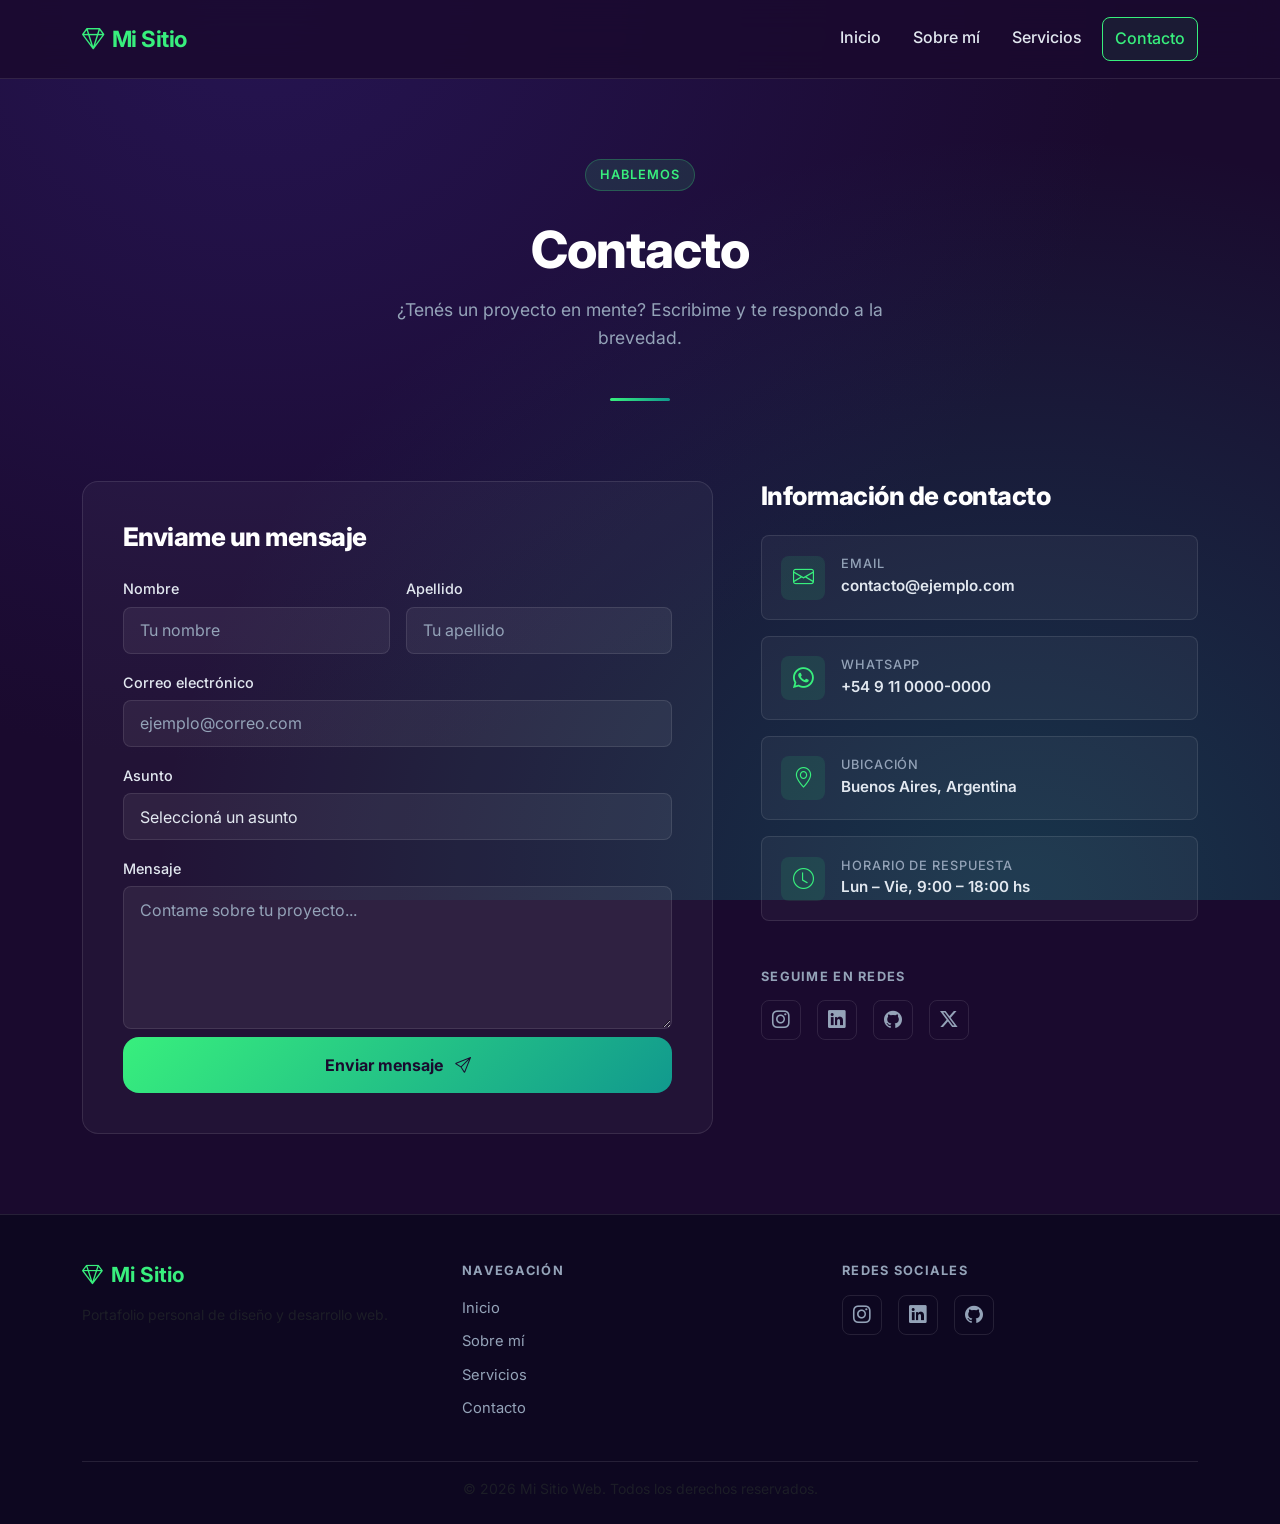
<file: HTML/contacto.html>
<!DOCTYPE html>
<html lang="es">

<head>
    <meta charset="UTF-8" />
    <meta name="viewport" content="width=device-width, initial-scale=1.0" />
    <meta name="description" content="Ponete en contacto para consultas, presupuestos o cualquier pregunta." />
    <title>Mi Sitio Web | Contacto</title>

    <!-- Bootstrap 5 CSS -->
    <link rel="stylesheet" href="https://cdn.jsdelivr.net/npm/bootstrap@5.3.3/dist/css/bootstrap.min.css" />
    <!-- Bootstrap Icons -->
    <link rel="stylesheet" href="https://cdn.jsdelivr.net/npm/bootstrap-icons@1.11.3/font/bootstrap-icons.min.css" />
    <!-- Google Fonts -->
    <link rel="preconnect" href="https://fonts.googleapis.com" />
    <link rel="preconnect" href="https://fonts.gstatic.com" crossorigin />
    <link href="https://fonts.googleapis.com/css2?family=Inter:wght@300;400;600;700;800&display=swap"
        rel="stylesheet" />
    <!-- CSS Propio -->
    <link rel="stylesheet" href="../CSS/style.css" />
</head>

<body>

    <!-- ===== NAVBAR ===== -->
    <nav class="navbar navbar-expand-lg navbar-dark custom-navbar sticky-top">
        <div class="container">
            <a class="navbar-brand fw-bold" href="../index.html">
                <i class="bi bi-gem me-2"></i>Mi Sitio
            </a>
            <button class="navbar-toggler" type="button" data-bs-toggle="collapse" data-bs-target="#navbarMain"
                aria-controls="navbarMain" aria-expanded="false" aria-label="Toggle navigation">
                <span class="navbar-toggler-icon"></span>
            </button>
            <div class="collapse navbar-collapse" id="navbarMain">
                <ul class="navbar-nav ms-auto gap-lg-2">
                    <li class="nav-item">
                        <a class="nav-link" href="../index.html">Inicio</a>
                    </li>
                    <li class="nav-item">
                        <a class="nav-link" href="sobre-mi.html">Sobre mí</a>
                    </li>
                    <li class="nav-item">
                        <a class="nav-link" href="servicio.html">Servicios</a>
                    </li>
                    <li class="nav-item">
                        <a class="nav-link active btn-nav-cta" aria-current="page" href="contacto.html">Contacto</a>
                    </li>
                </ul>
            </div>
        </div>
    </nav>

    <!-- ===== HERO DE PÁGINA ===== -->
    <section class="page-hero">
        <div class="container">
            <span class="section-tag">Hablemos</span>
            <h1 class="mt-3">Contacto</h1>
            <p>¿Tenés un proyecto en mente? Escribime y te respondo a la brevedad.</p>
        </div>
    </section>

    <!-- ===== CONTENIDO PRINCIPAL ===== -->
    <main class="py-6">
        <div class="container">
            <div class="row g-5 align-items-start">

                <!-- Formulario -->
                <div class="col-lg-7 animate-fadeInUp">
                    <div class="contact-form-wrapper">
                        <h2 class="section-title mb-4" style="font-size: 1.6rem;">Enviame un mensaje</h2>
                        <form novalidate>
                            <div class="row g-3">
                                <!-- Nombre -->
                                <div class="col-sm-6">
                                    <label for="nombre" class="form-label">Nombre</label>
                                    <input type="text" id="nombre" name="nombre" class="form-control"
                                        placeholder="Tu nombre" required />
                                </div>
                                <!-- Apellido -->
                                <div class="col-sm-6">
                                    <label for="apellido" class="form-label">Apellido</label>
                                    <input type="text" id="apellido" name="apellido" class="form-control"
                                        placeholder="Tu apellido" />
                                </div>
                                <!-- Email -->
                                <div class="col-12">
                                    <label for="email" class="form-label">Correo electrónico</label>
                                    <input type="email" id="email" name="email" class="form-control"
                                        placeholder="ejemplo@correo.com" required />
                                </div>
                                <!-- Asunto -->
                                <div class="col-12">
                                    <label for="asunto" class="form-label">Asunto</label>
                                    <select id="asunto" name="asunto" class="form-select">
                                        <option value="" disabled selected>Seleccioná un asunto</option>
                                        <option value="desarrollo">Desarrollo web</option>
                                        <option value="diseno">Diseño UI/UX</option>
                                        <option value="presupuesto">Solicitar presupuesto</option>
                                        <option value="otro">Otro</option>
                                    </select>
                                </div>
                                <!-- Mensaje -->
                                <div class="col-12">
                                    <label for="mensaje" class="form-label">Mensaje</label>
                                    <textarea id="mensaje" name="mensaje" class="form-control" rows="5"
                                        placeholder="Contame sobre tu proyecto..." required></textarea>
                                </div>
                                <!-- Submit -->
                                <div class="col-12 mt-2">
                                    <button type="submit" class="btn btn-accent w-100 py-3">
                                        Enviar mensaje <i class="bi bi-send ms-2"></i>
                                    </button>
                                </div>
                            </div>
                        </form>
                    </div>
                </div>

                <!-- Info de contacto -->
                <div class="col-lg-5 animate-fadeInUp animate-delay-1">
                    <h2 class="section-title mb-4" style="font-size: 1.6rem;">Información de contacto</h2>
                    <div class="d-flex flex-column gap-3 mb-5">

                        <div class="contact-info-item">
                            <div class="contact-info-icon">
                                <i class="bi bi-envelope"></i>
                            </div>
                            <div class="contact-info-text">
                                <h6>Email</h6>
                                <p>contacto@ejemplo.com</p>
                            </div>
                        </div>

                        <div class="contact-info-item">
                            <div class="contact-info-icon">
                                <i class="bi bi-whatsapp"></i>
                            </div>
                            <div class="contact-info-text">
                                <h6>WhatsApp</h6>
                                <p>+54 9 11 0000-0000</p>
                            </div>
                        </div>

                        <div class="contact-info-item">
                            <div class="contact-info-icon">
                                <i class="bi bi-geo-alt"></i>
                            </div>
                            <div class="contact-info-text">
                                <h6>Ubicación</h6>
                                <p>Buenos Aires, Argentina</p>
                            </div>
                        </div>

                        <div class="contact-info-item">
                            <div class="contact-info-icon">
                                <i class="bi bi-clock"></i>
                            </div>
                            <div class="contact-info-text">
                                <h6>Horario de respuesta</h6>
                                <p>Lun – Vie, 9:00 – 18:00 hs</p>
                            </div>
                        </div>

                    </div>

                    <!-- Redes -->
                    <h6 class="footer-heading mb-3">Seguime en redes</h6>
                    <div class="d-flex gap-3">
                        <a href="#" class="footer-social" aria-label="Instagram">
                            <i class="bi bi-instagram"></i>
                        </a>
                        <a href="#" class="footer-social" aria-label="LinkedIn">
                            <i class="bi bi-linkedin"></i>
                        </a>
                        <a href="#" class="footer-social" aria-label="GitHub">
                            <i class="bi bi-github"></i>
                        </a>
                        <a href="#" class="footer-social" aria-label="Twitter / X">
                            <i class="bi bi-twitter-x"></i>
                        </a>
                    </div>
                </div>

            </div>
        </div>
    </main>

    <!-- ===== FOOTER ===== -->
    <footer class="custom-footer pt-5 pb-4">
        <div class="container">
            <div class="row gy-4">
                <div class="col-md-4">
                    <h5 class="footer-brand fw-bold mb-3">
                        <i class="bi bi-gem me-2"></i>Mi Sitio
                    </h5>
                    <p class="text-muted small">
                        Portafolio personal de diseño y desarrollo web.
                    </p>
                </div>
                <div class="col-md-4">
                    <h6 class="footer-heading mb-3">Navegación</h6>
                    <ul class="list-unstyled footer-nav">
                        <li><a href="../index.html">Inicio</a></li>
                        <li><a href="sobre-mi.html">Sobre mí</a></li>
                        <li><a href="servicio.html">Servicios</a></li>
                        <li><a href="contacto.html">Contacto</a></li>
                    </ul>
                </div>
                <div class="col-md-4">
                    <h6 class="footer-heading mb-3">Redes sociales</h6>
                    <div class="d-flex gap-3">
                        <a href="#" class="footer-social" aria-label="Instagram">
                            <i class="bi bi-instagram"></i>
                        </a>
                        <a href="#" class="footer-social" aria-label="LinkedIn">
                            <i class="bi bi-linkedin"></i>
                        </a>
                        <a href="#" class="footer-social" aria-label="GitHub">
                            <i class="bi bi-github"></i>
                        </a>
                    </div>
                </div>
            </div>
            <hr class="footer-divider mt-4 mb-3" />
            <p class="text-center text-muted small mb-0">
                &copy; 2026 Mi Sitio Web. Todos los derechos reservados.
            </p>
        </div>
    </footer>

    <!-- Bootstrap 5 JS Bundle -->
    <script src="https://cdn.jsdelivr.net/npm/bootstrap@5.3.3/dist/js/bootstrap.bundle.min.js"></script>
</body>

</html>
</file>
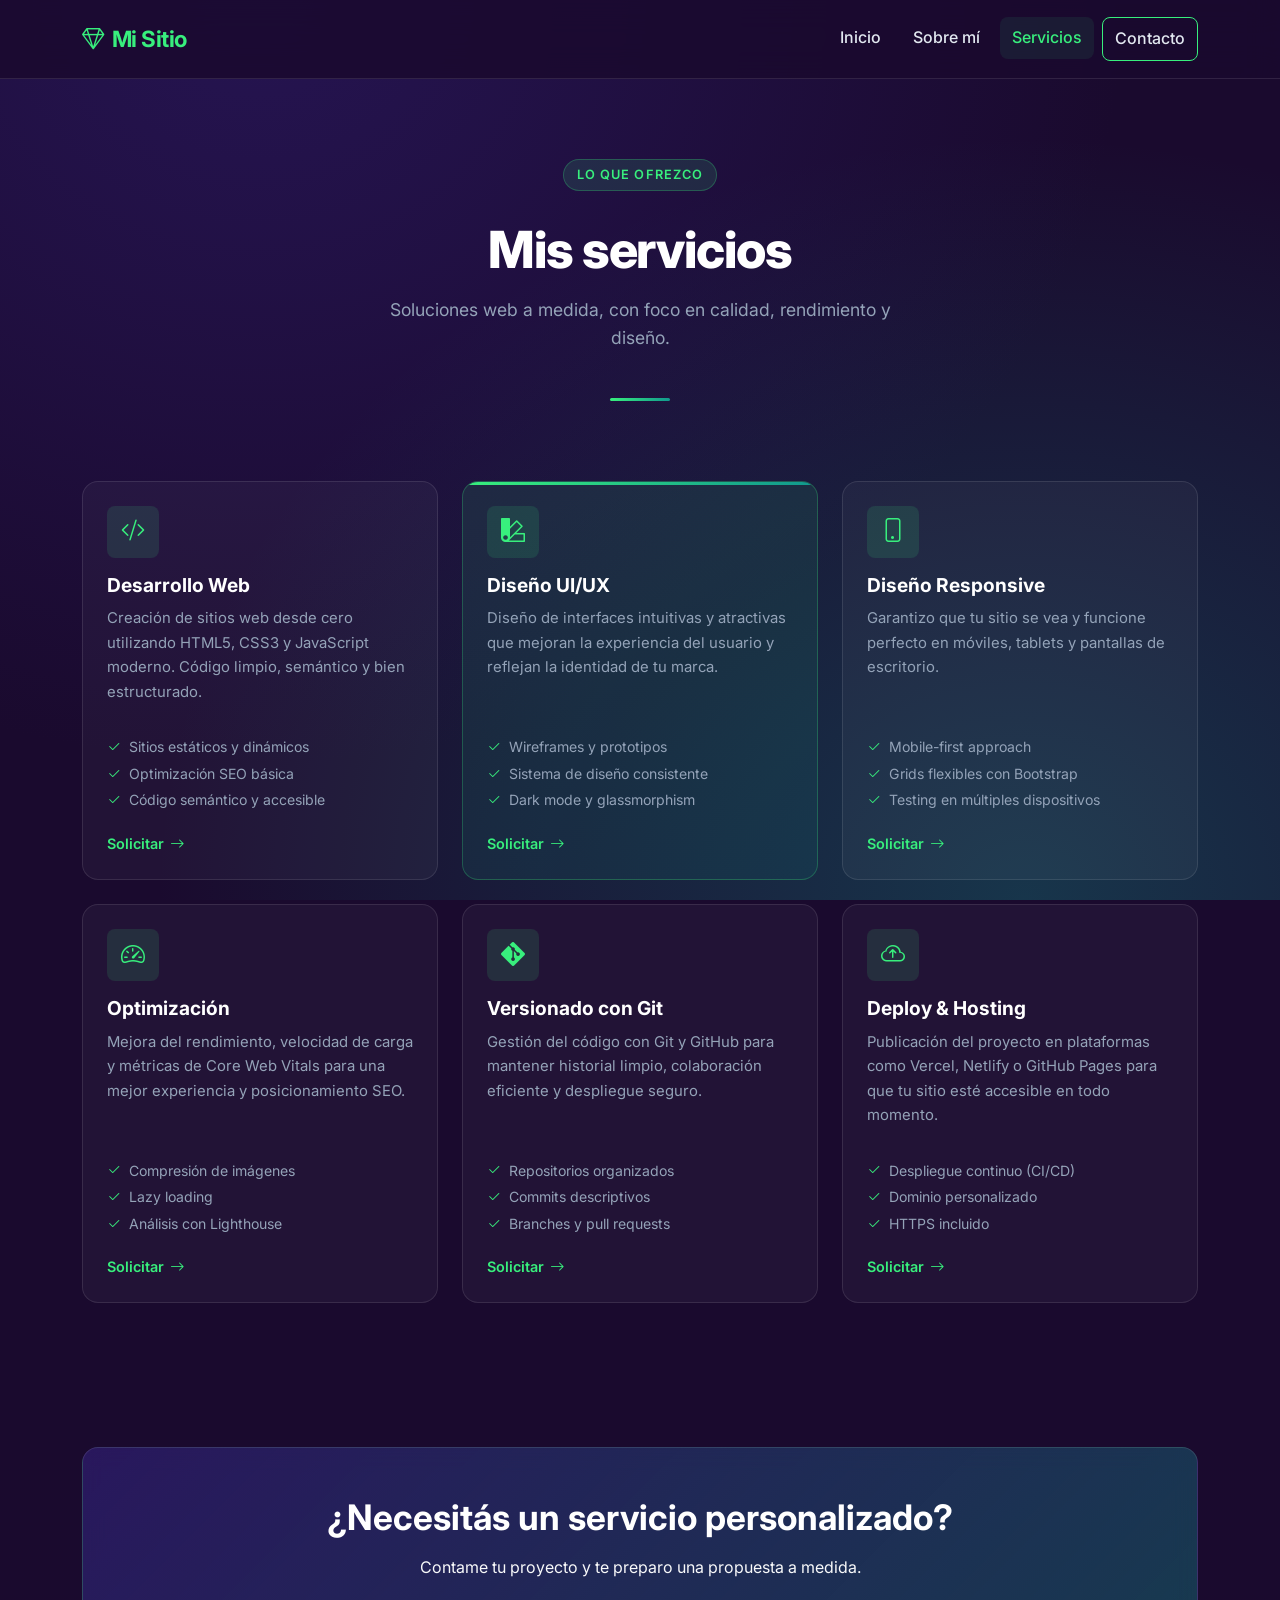
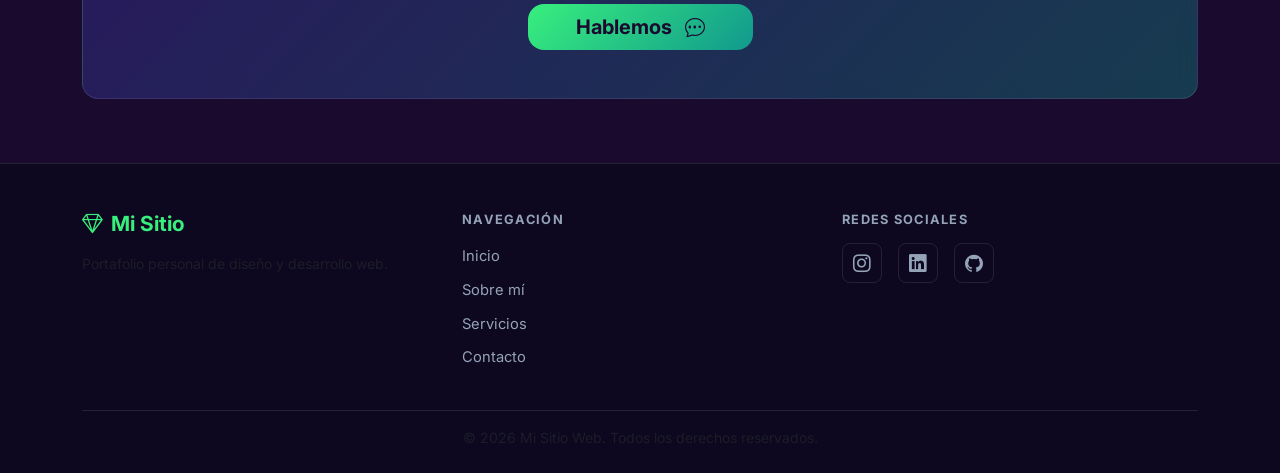
<file: HTML/servicio.html>
<!DOCTYPE html>
<html lang="es">

<head>
    <meta charset="UTF-8" />
    <meta name="viewport" content="width=device-width, initial-scale=1.0" />
    <meta name="description" content="Servicios de desarrollo web, diseño UI/UX y diseño responsive que ofrezco." />
    <title>Mi Sitio Web | Servicios</title>

    <!-- Bootstrap 5 CSS -->
    <link rel="stylesheet" href="https://cdn.jsdelivr.net/npm/bootstrap@5.3.3/dist/css/bootstrap.min.css" />
    <!-- Bootstrap Icons -->
    <link rel="stylesheet" href="https://cdn.jsdelivr.net/npm/bootstrap-icons@1.11.3/font/bootstrap-icons.min.css" />
    <!-- Google Fonts -->
    <link rel="preconnect" href="https://fonts.googleapis.com" />
    <link rel="preconnect" href="https://fonts.gstatic.com" crossorigin />
    <link href="https://fonts.googleapis.com/css2?family=Inter:wght@300;400;600;700;800&display=swap"
        rel="stylesheet" />
    <!-- CSS Propio -->
    <link rel="stylesheet" href="../CSS/style.css" />
</head>

<body>

    <!-- ===== NAVBAR ===== -->
    <nav class="navbar navbar-expand-lg navbar-dark custom-navbar sticky-top">
        <div class="container">
            <a class="navbar-brand fw-bold" href="../index.html">
                <i class="bi bi-gem me-2"></i>Mi Sitio
            </a>
            <button class="navbar-toggler" type="button" data-bs-toggle="collapse" data-bs-target="#navbarMain"
                aria-controls="navbarMain" aria-expanded="false" aria-label="Toggle navigation">
                <span class="navbar-toggler-icon"></span>
            </button>
            <div class="collapse navbar-collapse" id="navbarMain">
                <ul class="navbar-nav ms-auto gap-lg-2">
                    <li class="nav-item">
                        <a class="nav-link" href="../index.html">Inicio</a>
                    </li>
                    <li class="nav-item">
                        <a class="nav-link" href="sobre-mi.html">Sobre mí</a>
                    </li>
                    <li class="nav-item">
                        <a class="nav-link active" aria-current="page" href="servicio.html">Servicios</a>
                    </li>
                    <li class="nav-item">
                        <a class="nav-link btn-nav-cta" href="contacto.html">Contacto</a>
                    </li>
                </ul>
            </div>
        </div>
    </nav>

    <!-- ===== HERO DE PÁGINA ===== -->
    <section class="page-hero">
        <div class="container">
            <span class="section-tag">Lo que ofrezco</span>
            <h1 class="mt-3">Mis servicios</h1>
            <p>Soluciones web a medida, con foco en calidad, rendimiento y diseño.</p>
        </div>
    </section>

    <!-- ===== CONTENIDO PRINCIPAL ===== -->
    <main>

        <!-- Grid de servicios -->
        <section class="py-6">
            <div class="container">
                <div class="row g-4">

                    <!-- Servicio 1 -->
                    <div class="col-lg-4 col-md-6">
                        <div class="service-card h-100 p-4 animate-fadeInUp">
                            <div class="service-icon mb-3">
                                <i class="bi bi-code-slash"></i>
                            </div>
                            <h3 class="service-title">Desarrollo Web</h3>
                            <p class="service-desc">
                                Creación de sitios web desde cero utilizando HTML5, CSS3 y
                                JavaScript moderno. Código limpio, semántico y bien estructurado.
                            </p>
                            <ul class="list-unstyled mt-3" style="color: var(--color-text-muted); font-size: 0.88rem;">
                                <li class="mb-1"><i class="bi bi-check2 text-accent me-2"></i>Sitios estáticos y
                                    dinámicos</li>
                                <li class="mb-1"><i class="bi bi-check2 text-accent me-2"></i>Optimización SEO básica
                                </li>
                                <li class="mb-1"><i class="bi bi-check2 text-accent me-2"></i>Código semántico y
                                    accesible</li>
                            </ul>
                            <a href="contacto.html" class="service-link mt-auto">
                                Solicitar <i class="bi bi-arrow-right"></i>
                            </a>
                        </div>
                    </div>

                    <!-- Servicio 2 -->
                    <div class="col-lg-4 col-md-6">
                        <div class="service-card service-card--featured h-100 p-4 animate-fadeInUp animate-delay-1">
                            <div class="service-icon mb-3">
                                <i class="bi bi-palette2"></i>
                            </div>
                            <h3 class="service-title">Diseño UI/UX</h3>
                            <p class="service-desc">
                                Diseño de interfaces intuitivas y atractivas que mejoran la
                                experiencia del usuario y reflejan la identidad de tu marca.
                            </p>
                            <ul class="list-unstyled mt-3" style="color: var(--color-text-muted); font-size: 0.88rem;">
                                <li class="mb-1"><i class="bi bi-check2 text-accent me-2"></i>Wireframes y prototipos
                                </li>
                                <li class="mb-1"><i class="bi bi-check2 text-accent me-2"></i>Sistema de diseño
                                    consistente</li>
                                <li class="mb-1"><i class="bi bi-check2 text-accent me-2"></i>Dark mode y glassmorphism
                                </li>
                            </ul>
                            <a href="contacto.html" class="service-link mt-auto">
                                Solicitar <i class="bi bi-arrow-right"></i>
                            </a>
                        </div>
                    </div>

                    <!-- Servicio 3 -->
                    <div class="col-lg-4 col-md-6">
                        <div class="service-card h-100 p-4 animate-fadeInUp animate-delay-2">
                            <div class="service-icon mb-3">
                                <i class="bi bi-phone"></i>
                            </div>
                            <h3 class="service-title">Diseño Responsive</h3>
                            <p class="service-desc">
                                Garantizo que tu sitio se vea y funcione perfecto en móviles,
                                tablets y pantallas de escritorio.
                            </p>
                            <ul class="list-unstyled mt-3" style="color: var(--color-text-muted); font-size: 0.88rem;">
                                <li class="mb-1"><i class="bi bi-check2 text-accent me-2"></i>Mobile-first approach</li>
                                <li class="mb-1"><i class="bi bi-check2 text-accent me-2"></i>Grids flexibles con
                                    Bootstrap</li>
                                <li class="mb-1"><i class="bi bi-check2 text-accent me-2"></i>Testing en múltiples
                                    dispositivos</li>
                            </ul>
                            <a href="contacto.html" class="service-link mt-auto">
                                Solicitar <i class="bi bi-arrow-right"></i>
                            </a>
                        </div>
                    </div>

                    <!-- Servicio 4 -->
                    <div class="col-lg-4 col-md-6">
                        <div class="service-card h-100 p-4 animate-fadeInUp">
                            <div class="service-icon mb-3">
                                <i class="bi bi-speedometer2"></i>
                            </div>
                            <h3 class="service-title">Optimización</h3>
                            <p class="service-desc">
                                Mejora del rendimiento, velocidad de carga y métricas de Core Web
                                Vitals para una mejor experiencia y posicionamiento SEO.
                            </p>
                            <ul class="list-unstyled mt-3" style="color: var(--color-text-muted); font-size: 0.88rem;">
                                <li class="mb-1"><i class="bi bi-check2 text-accent me-2"></i>Compresión de imágenes
                                </li>
                                <li class="mb-1"><i class="bi bi-check2 text-accent me-2"></i>Lazy loading</li>
                                <li class="mb-1"><i class="bi bi-check2 text-accent me-2"></i>Análisis con Lighthouse
                                </li>
                            </ul>
                            <a href="contacto.html" class="service-link mt-auto">
                                Solicitar <i class="bi bi-arrow-right"></i>
                            </a>
                        </div>
                    </div>

                    <!-- Servicio 5 -->
                    <div class="col-lg-4 col-md-6">
                        <div class="service-card h-100 p-4 animate-fadeInUp animate-delay-1">
                            <div class="service-icon mb-3">
                                <i class="bi bi-git"></i>
                            </div>
                            <h3 class="service-title">Versionado con Git</h3>
                            <p class="service-desc">
                                Gestión del código con Git y GitHub para mantener historial limpio,
                                colaboración eficiente y despliegue seguro.
                            </p>
                            <ul class="list-unstyled mt-3" style="color: var(--color-text-muted); font-size: 0.88rem;">
                                <li class="mb-1"><i class="bi bi-check2 text-accent me-2"></i>Repositorios organizados
                                </li>
                                <li class="mb-1"><i class="bi bi-check2 text-accent me-2"></i>Commits descriptivos</li>
                                <li class="mb-1"><i class="bi bi-check2 text-accent me-2"></i>Branches y pull requests
                                </li>
                            </ul>
                            <a href="contacto.html" class="service-link mt-auto">
                                Solicitar <i class="bi bi-arrow-right"></i>
                            </a>
                        </div>
                    </div>

                    <!-- Servicio 6 -->
                    <div class="col-lg-4 col-md-6">
                        <div class="service-card h-100 p-4 animate-fadeInUp animate-delay-2">
                            <div class="service-icon mb-3">
                                <i class="bi bi-cloud-arrow-up"></i>
                            </div>
                            <h3 class="service-title">Deploy &amp; Hosting</h3>
                            <p class="service-desc">
                                Publicación del proyecto en plataformas como Vercel, Netlify o
                                GitHub Pages para que tu sitio esté accesible en todo momento.
                            </p>
                            <ul class="list-unstyled mt-3" style="color: var(--color-text-muted); font-size: 0.88rem;">
                                <li class="mb-1"><i class="bi bi-check2 text-accent me-2"></i>Despliegue continuo
                                    (CI/CD)</li>
                                <li class="mb-1"><i class="bi bi-check2 text-accent me-2"></i>Dominio personalizado</li>
                                <li class="mb-1"><i class="bi bi-check2 text-accent me-2"></i>HTTPS incluido</li>
                            </ul>
                            <a href="contacto.html" class="service-link mt-auto">
                                Solicitar <i class="bi bi-arrow-right"></i>
                            </a>
                        </div>
                    </div>

                </div>
            </div>
        </section>

        <!-- CTA inline -->
        <section class="cta-section">
            <div class="container">
                <div class="cta-box p-5 rounded-4 text-center">
                    <h2 class="fw-bold mb-3">¿Necesitás un servicio personalizado?</h2>
                    <p class="mb-4 text-light">
                        Contame tu proyecto y te preparo una propuesta a medida.
                    </p>
                    <a href="contacto.html" class="btn btn-accent btn-lg px-5">
                        Hablemos <i class="bi bi-chat-dots ms-2"></i>
                    </a>
                </div>
            </div>
        </section>

    </main>

    <!-- ===== FOOTER ===== -->
    <footer class="custom-footer pt-5 pb-4">
        <div class="container">
            <div class="row gy-4">
                <div class="col-md-4">
                    <h5 class="footer-brand fw-bold mb-3">
                        <i class="bi bi-gem me-2"></i>Mi Sitio
                    </h5>
                    <p class="text-muted small">
                        Portafolio personal de diseño y desarrollo web.
                    </p>
                </div>
                <div class="col-md-4">
                    <h6 class="footer-heading mb-3">Navegación</h6>
                    <ul class="list-unstyled footer-nav">
                        <li><a href="../index.html">Inicio</a></li>
                        <li><a href="sobre-mi.html">Sobre mí</a></li>
                        <li><a href="servicio.html">Servicios</a></li>
                        <li><a href="contacto.html">Contacto</a></li>
                    </ul>
                </div>
                <div class="col-md-4">
                    <h6 class="footer-heading mb-3">Redes sociales</h6>
                    <div class="d-flex gap-3">
                        <a href="#" class="footer-social" aria-label="Instagram">
                            <i class="bi bi-instagram"></i>
                        </a>
                        <a href="#" class="footer-social" aria-label="LinkedIn">
                            <i class="bi bi-linkedin"></i>
                        </a>
                        <a href="#" class="footer-social" aria-label="GitHub">
                            <i class="bi bi-github"></i>
                        </a>
                    </div>
                </div>
            </div>
            <hr class="footer-divider mt-4 mb-3" />
            <p class="text-center text-muted small mb-0">
                &copy; 2026 Mi Sitio Web. Todos los derechos reservados.
            </p>
        </div>
    </footer>

    <!-- Bootstrap 5 JS Bundle -->
    <script src="https://cdn.jsdelivr.net/npm/bootstrap@5.3.3/dist/js/bootstrap.bundle.min.js"></script>
</body>

</html>
</file>
<file: CSS/style.css>
/* ============================================================
   STYLE.CSS — Mi Sitio Web
   Framework: Bootstrap 5 + Custom CSS
   Propiedades avanzadas: Variables CSS, Flexbox, Grid,
   Animaciones, Glassmorphism, Media Queries avanzados
   ============================================================ */

/* ===== 1. CUSTOM PROPERTIES (Variables CSS) ===== */
:root {
  --color-primary:      #1a0a2e;
  --color-primary-mid:  #2d1b69;
  --color-secondary:    #11998e;
  --color-accent:       #38ef7d;
  --color-accent-hover: #2ecc71;
  --color-text:         #e2e8f0;
  --color-text-muted:   #94a3b8;
  --color-surface:      rgba(255, 255, 255, 0.05);
  --color-border:       rgba(255, 255, 255, 0.1);
  --color-card-bg:      rgba(255, 255, 255, 0.04);
  --color-footer-bg:    #0d0720;

  --font-family:        'Inter', system-ui, -apple-system, sans-serif;
  --font-size-base:     1rem;
  --line-height-base:   1.6;

  --radius-sm:   8px;
  --radius-md:   16px;
  --radius-lg:   24px;

  --shadow-sm:   0 2px 8px rgba(0, 0, 0, 0.25);
  --shadow-md:   0 8px 24px rgba(0, 0, 0, 0.35);
  --shadow-glow: 0 0 20px rgba(56, 239, 125, 0.25);

  --transition-fast:   0.2s ease;
  --transition-normal: 0.35s cubic-bezier(0.4, 0, 0.2, 1);

  --py-section: 5rem;
}

/* ===== 2. RESET & BASE ===== */
*,
*::before,
*::after {
  margin: 0;
  padding: 0;
  box-sizing: border-box;
}

html {
  scroll-behavior: smooth;
}

body {
  font-family: var(--font-family);
  font-size: var(--font-size-base);
  line-height: var(--line-height-base);
  color: var(--color-text);
  background-color: var(--color-primary);
  background-image:
    radial-gradient(ellipse at 20% 0%, rgba(45, 27, 105, 0.6) 0%, transparent 60%),
    radial-gradient(ellipse at 80% 100%, rgba(17, 153, 142, 0.3) 0%, transparent 60%);
  background-attachment: fixed;
  min-height: 100vh;
  -webkit-font-smoothing: antialiased;
}

img {
  max-width: 100%;
  height: auto;
  display: block;
}

a {
  transition: color var(--transition-fast), opacity var(--transition-fast);
}

/* ===== 3. UTILIDADES PROPIAS ===== */
.py-6 {
  padding-top: var(--py-section);
  padding-bottom: var(--py-section);
}

.text-accent {
  color: var(--color-accent);
}

/* ===== 4. NAVBAR ===== */
.custom-navbar {
  background: rgba(26, 10, 46, 0.85);
  backdrop-filter: blur(16px);
  -webkit-backdrop-filter: blur(16px);
  border-bottom: 1px solid var(--color-border);
  padding: 1rem 0;
  transition: background var(--transition-normal), box-shadow var(--transition-normal);
}

.custom-navbar.scrolled {
  background: rgba(26, 10, 46, 0.97);
  box-shadow: var(--shadow-md);
}

.navbar-brand {
  font-size: 1.4rem;
  letter-spacing: -0.02em;
  color: var(--color-accent) !important;
}

.navbar-nav .nav-link {
  color: var(--color-text) !important;
  font-weight: 500;
  padding: 0.5rem 0.75rem !important;
  border-radius: var(--radius-sm);
  transition: background var(--transition-fast), color var(--transition-fast);
}

.navbar-nav .nav-link:hover,
.navbar-nav .nav-link.active {
  color: var(--color-accent) !important;
  background: rgba(56, 239, 125, 0.08);
}

/* Botón CTA en navbar */
.btn-nav-cta {
  border: 1.5px solid var(--color-accent) !important;
  color: var(--color-accent) !important;
}

.btn-nav-cta:hover {
  background: var(--color-accent) !important;
  color: var(--color-primary) !important;
}

/* ===== 5. HERO ===== */
.hero-section {
  min-height: 90vh;
  padding: 5rem 0 4rem;
}

.hero-badge {
  background: rgba(56, 239, 125, 0.15);
  color: var(--color-accent);
  border: 1px solid rgba(56, 239, 125, 0.3);
  padding: 0.4rem 1rem;
  border-radius: 999px;
  font-size: 0.85rem;
  font-weight: 600;
  letter-spacing: 0.05em;
  text-transform: uppercase;
}

.hero-img-wrapper {
  position: relative;
  display: inline-block;
}

.hero-img-wrapper::before {
  content: '';
  position: absolute;
  inset: -4px;
  border-radius: var(--radius-lg);
  background: linear-gradient(135deg, var(--color-accent), var(--color-secondary));
  z-index: -1;
  opacity: 0.6;
  filter: blur(8px);
}

.hero-img {
  max-height: 450px;
  width: 100%;
  object-fit: cover;
  border-radius: var(--radius-lg);
  box-shadow: var(--shadow-md);
  transition: transform var(--transition-normal);
}

.hero-img:hover {
  transform: scale(1.02);
}

/* ===== 6. BUTTONS ===== */
.btn-accent {
  background: linear-gradient(135deg, var(--color-accent), var(--color-secondary));
  color: var(--color-primary);
  border: none;
  font-weight: 700;
  border-radius: var(--radius-md);
  transition: transform var(--transition-fast), box-shadow var(--transition-fast), opacity var(--transition-fast);
}

.btn-accent:hover {
  color: var(--color-primary);
  transform: translateY(-2px);
  box-shadow: var(--shadow-glow);
  opacity: 0.92;
}

.btn-outline-light {
  border-radius: var(--radius-md);
  font-weight: 600;
}

/* ===== 7. STATS ===== */
.stats-section {
  background: var(--color-surface);
  border-top: 1px solid var(--color-border);
  border-bottom: 1px solid var(--color-border);
}

.stat-card {
  border: 1px solid var(--color-border);
  border-radius: var(--radius-md);
  background: var(--color-card-bg);
  transition: transform var(--transition-fast), border-color var(--transition-fast);
}

.stat-card:hover {
  transform: translateY(-4px);
  border-color: rgba(56, 239, 125, 0.35);
}

.stat-number {
  display: block;
  font-size: 2.5rem;
  font-weight: 800;
  background: linear-gradient(135deg, var(--color-accent), var(--color-secondary));
  -webkit-background-clip: text;
  -webkit-text-fill-color: transparent;
  background-clip: text;
  line-height: 1;
  margin-bottom: 0.4rem;
}

.stat-label {
  color: var(--color-text-muted);
  font-size: 0.85rem;
  margin-bottom: 0;
}

/* ===== 8. SECTION HEADERS ===== */
.section-tag {
  display: inline-block;
  background: rgba(56, 239, 125, 0.12);
  color: var(--color-accent);
  border: 1px solid rgba(56, 239, 125, 0.25);
  padding: 0.3rem 0.85rem;
  border-radius: 999px;
  font-size: 0.8rem;
  font-weight: 600;
  letter-spacing: 0.08em;
  text-transform: uppercase;
  margin-bottom: 0.75rem;
}

.section-title {
  font-size: clamp(1.8rem, 4vw, 2.6rem);
  font-weight: 800;
  color: #ffffff;
  letter-spacing: -0.02em;
  margin-bottom: 1rem;
}

.section-subtitle {
  color: var(--color-text-muted);
  font-size: 1.05rem;
  max-width: 560px;
  margin: 0 auto;
}

/* ===== 9. SERVICE CARDS ===== */
.service-card {
  display: flex;
  flex-direction: column;
  background: var(--color-card-bg);
  border: 1px solid var(--color-border);
  border-radius: var(--radius-md);
  transition: transform var(--transition-normal), border-color var(--transition-normal), box-shadow var(--transition-normal);
  position: relative;
  overflow: hidden;
}

.service-card::before {
  content: '';
  position: absolute;
  top: 0;
  left: 0;
  right: 0;
  height: 3px;
  background: linear-gradient(90deg, var(--color-accent), var(--color-secondary));
  opacity: 0;
  transition: opacity var(--transition-normal);
}

.service-card:hover {
  transform: translateY(-6px);
  border-color: rgba(56, 239, 125, 0.3);
  box-shadow: var(--shadow-glow);
}

.service-card:hover::before {
  opacity: 1;
}

/* Card destacada */
.service-card--featured {
  background: linear-gradient(160deg, rgba(56, 239, 125, 0.1), rgba(17, 153, 142, 0.1));
  border-color: rgba(56, 239, 125, 0.25);
}

.service-card--featured::before {
  opacity: 1;
}

.service-icon {
  width: 52px;
  height: 52px;
  display: flex;
  align-items: center;
  justify-content: center;
  background: rgba(56, 239, 125, 0.12);
  border-radius: var(--radius-sm);
  font-size: 1.5rem;
  color: var(--color-accent);
}

.service-title {
  font-size: 1.2rem;
  font-weight: 700;
  color: #fff;
  margin-bottom: 0.6rem;
}

.service-desc {
  color: var(--color-text-muted);
  font-size: 0.93rem;
  line-height: 1.65;
  flex-grow: 1;
}

.service-link {
  display: inline-flex;
  align-items: center;
  gap: 0.4rem;
  color: var(--color-accent);
  font-weight: 600;
  font-size: 0.9rem;
  text-decoration: none;
  margin-top: 1.2rem;
  transition: gap var(--transition-fast), color var(--transition-fast);
}

.service-link:hover {
  gap: 0.7rem;
  color: var(--color-accent-hover);
}

/* ===== 10. CTA SECTION ===== */
.cta-section {
  padding: calc(var(--py-section) * 0.8) 0;
}

.cta-box {
  background: linear-gradient(135deg, rgba(45, 27, 105, 0.8), rgba(17, 153, 142, 0.35));
  border: 1px solid var(--color-border);
  backdrop-filter: blur(12px);
  -webkit-backdrop-filter: blur(12px);
}

.cta-box h2 {
  color: #ffffff;
  font-size: clamp(1.5rem, 3vw, 2.2rem);
}

/* ===== 11. FOOTER ===== */
.custom-footer {
  background: var(--color-footer-bg);
  border-top: 1px solid var(--color-border);
}

.footer-brand {
  font-size: 1.3rem;
  color: var(--color-accent);
}

.footer-heading {
  font-size: 0.8rem;
  font-weight: 700;
  letter-spacing: 0.1em;
  text-transform: uppercase;
  color: var(--color-text-muted);
}

.footer-nav {
  display: flex;
  flex-direction: column;
  gap: 0.5rem;
}

.footer-nav a {
  color: var(--color-text-muted);
  text-decoration: none;
  font-size: 0.92rem;
  transition: color var(--transition-fast);
}

.footer-nav a:hover {
  color: var(--color-accent);
}

.footer-social {
  width: 40px;
  height: 40px;
  display: flex;
  align-items: center;
  justify-content: center;
  border: 1px solid var(--color-border);
  border-radius: var(--radius-sm);
  color: var(--color-text-muted);
  text-decoration: none;
  font-size: 1.1rem;
  transition: background var(--transition-fast), color var(--transition-fast), border-color var(--transition-fast), transform var(--transition-fast);
}

.footer-social:hover {
  background: rgba(56, 239, 125, 0.1);
  color: var(--color-accent);
  border-color: rgba(56, 239, 125, 0.35);
  transform: translateY(-2px);
}

.footer-divider {
  border-color: var(--color-border);
  opacity: 1;
}

/* ===== 12. PAGE HERO (páginas internas) ===== */
.page-hero {
  padding: 5rem 0 3rem;
  text-align: center;
  position: relative;
}

.page-hero::after {
  content: '';
  position: absolute;
  bottom: 0;
  left: 50%;
  transform: translateX(-50%);
  width: 60px;
  height: 3px;
  background: linear-gradient(90deg, var(--color-accent), var(--color-secondary));
  border-radius: 999px;
}

.page-hero h1 {
  font-size: clamp(2rem, 5vw, 3.2rem);
  font-weight: 800;
  color: #ffffff;
  letter-spacing: -0.02em;
  margin-bottom: 1rem;
}

.page-hero p {
  color: var(--color-text-muted);
  font-size: 1.1rem;
  max-width: 560px;
  margin: 0 auto;
}

/* ===== 13. ABOUT PAGE ===== */
.about-grid {
  display: grid;
  grid-template-columns: 1fr 1fr;
  gap: 4rem;
  align-items: center;
}

.about-image img {
  border-radius: var(--radius-lg);
  border: 1px solid var(--color-border);
  box-shadow: var(--shadow-md);
}

.skill-tag {
  display: inline-block;
  background: rgba(56, 239, 125, 0.1);
  color: var(--color-accent);
  border: 1px solid rgba(56, 239, 125, 0.25);
  padding: 0.3rem 0.75rem;
  border-radius: 999px;
  font-size: 0.8rem;
  font-weight: 600;
  transition: background var(--transition-fast);
}

.skill-tag:hover {
  background: rgba(56, 239, 125, 0.2);
}

/* ===== 14. SERVICES PAGE ===== */
.service-detail-card {
  display: flex;
  gap: 1.5rem;
  background: var(--color-card-bg);
  border: 1px solid var(--color-border);
  border-radius: var(--radius-md);
  padding: 2rem;
  transition: transform var(--transition-normal), border-color var(--transition-normal);
}

.service-detail-card:hover {
  transform: translateY(-4px);
  border-color: rgba(56, 239, 125, 0.3);
}

.service-detail-icon {
  flex-shrink: 0;
  width: 60px;
  height: 60px;
  display: flex;
  align-items: center;
  justify-content: center;
  background: rgba(56, 239, 125, 0.1);
  border-radius: var(--radius-sm);
  font-size: 1.8rem;
  color: var(--color-accent);
}

.service-detail-body h3 {
  font-size: 1.1rem;
  font-weight: 700;
  color: #fff;
  margin-bottom: 0.5rem;
}

.service-detail-body p {
  color: var(--color-text-muted);
  font-size: 0.93rem;
  line-height: 1.65;
  margin-bottom: 0;
}

/* ===== 15. CONTACT PAGE ===== */
.contact-form-wrapper {
  background: var(--color-card-bg);
  border: 1px solid var(--color-border);
  border-radius: var(--radius-md);
  padding: 2.5rem;
}

.form-label {
  color: var(--color-text);
  font-weight: 500;
  font-size: 0.9rem;
  margin-bottom: 0.4rem;
}

.form-control,
.form-select {
  background: rgba(255, 255, 255, 0.06) !important;
  border: 1px solid var(--color-border) !important;
  color: var(--color-text) !important;
  border-radius: var(--radius-sm) !important;
  padding: 0.65rem 1rem;
  transition: border-color var(--transition-fast), box-shadow var(--transition-fast);
}

.form-control:focus,
.form-select:focus {
  border-color: rgba(56, 239, 125, 0.5) !important;
  box-shadow: 0 0 0 3px rgba(56, 239, 125, 0.12) !important;
  background: rgba(255, 255, 255, 0.08) !important;
}

.form-control::placeholder {
  color: var(--color-text-muted);
}

.contact-info-item {
  display: flex;
  align-items: center;
  gap: 1rem;
  padding: 1.2rem;
  background: var(--color-card-bg);
  border: 1px solid var(--color-border);
  border-radius: var(--radius-sm);
  transition: border-color var(--transition-fast);
}

.contact-info-item:hover {
  border-color: rgba(56, 239, 125, 0.3);
}

.contact-info-icon {
  width: 44px;
  height: 44px;
  display: flex;
  align-items: center;
  justify-content: center;
  background: rgba(56, 239, 125, 0.1);
  border-radius: var(--radius-sm);
  font-size: 1.3rem;
  color: var(--color-accent);
  flex-shrink: 0;
}

.contact-info-text h6 {
  font-size: 0.8rem;
  color: var(--color-text-muted);
  text-transform: uppercase;
  letter-spacing: 0.07em;
  margin-bottom: 0.15rem;
}

.contact-info-text p {
  color: var(--color-text);
  font-weight: 600;
  margin-bottom: 0;
  font-size: 0.95rem;
}

/* ===== 16. ANIMACIONES DE ENTRADA ===== */
@keyframes fadeInUp {
  from {
    opacity: 0;
    transform: translateY(24px);
  }
  to {
    opacity: 1;
    transform: translateY(0);
  }
}

@keyframes fadeIn {
  from { opacity: 0; }
  to   { opacity: 1; }
}

.animate-fadeInUp {
  animation: fadeInUp 0.6s var(--transition-normal) both;
}

.animate-delay-1 { animation-delay: 0.1s; }
.animate-delay-2 { animation-delay: 0.2s; }
.animate-delay-3 { animation-delay: 0.3s; }

/* ===== 17. RESPONSIVE AVANZADO ===== */
@media (max-width: 1199.98px) {
  :root {
    --py-section: 4rem;
  }
}

@media (max-width: 991.98px) {
  .about-grid {
    grid-template-columns: 1fr;
    gap: 2.5rem;
  }

  .hero-section {
    min-height: auto;
    padding: 4rem 0 3rem;
  }

  .navbar-nav {
    padding: 1rem 0;
    gap: 0 !important;
  }
}

@media (max-width: 767.98px) {
  :root {
    --py-section: 3rem;
  }

  .stat-number {
    font-size: 2rem;
  }

  .service-detail-card {
    flex-direction: column;
    gap: 1rem;
  }

  .contact-form-wrapper {
    padding: 1.5rem;
  }
}

@media (max-width: 575.98px) {
  .hero-section {
    padding: 3rem 0 2rem;
  }

  .cta-box {
    padding: 2rem !important;
  }
}

/* ===== 18. SCROLLBAR PERSONALIZADA ===== */
::-webkit-scrollbar {
  width: 8px;
}

::-webkit-scrollbar-track {
  background: var(--color-primary);
}

::-webkit-scrollbar-thumb {
  background: var(--color-primary-mid);
  border-radius: 4px;
}

::-webkit-scrollbar-thumb:hover {
  background: var(--color-secondary);
}
</file>
